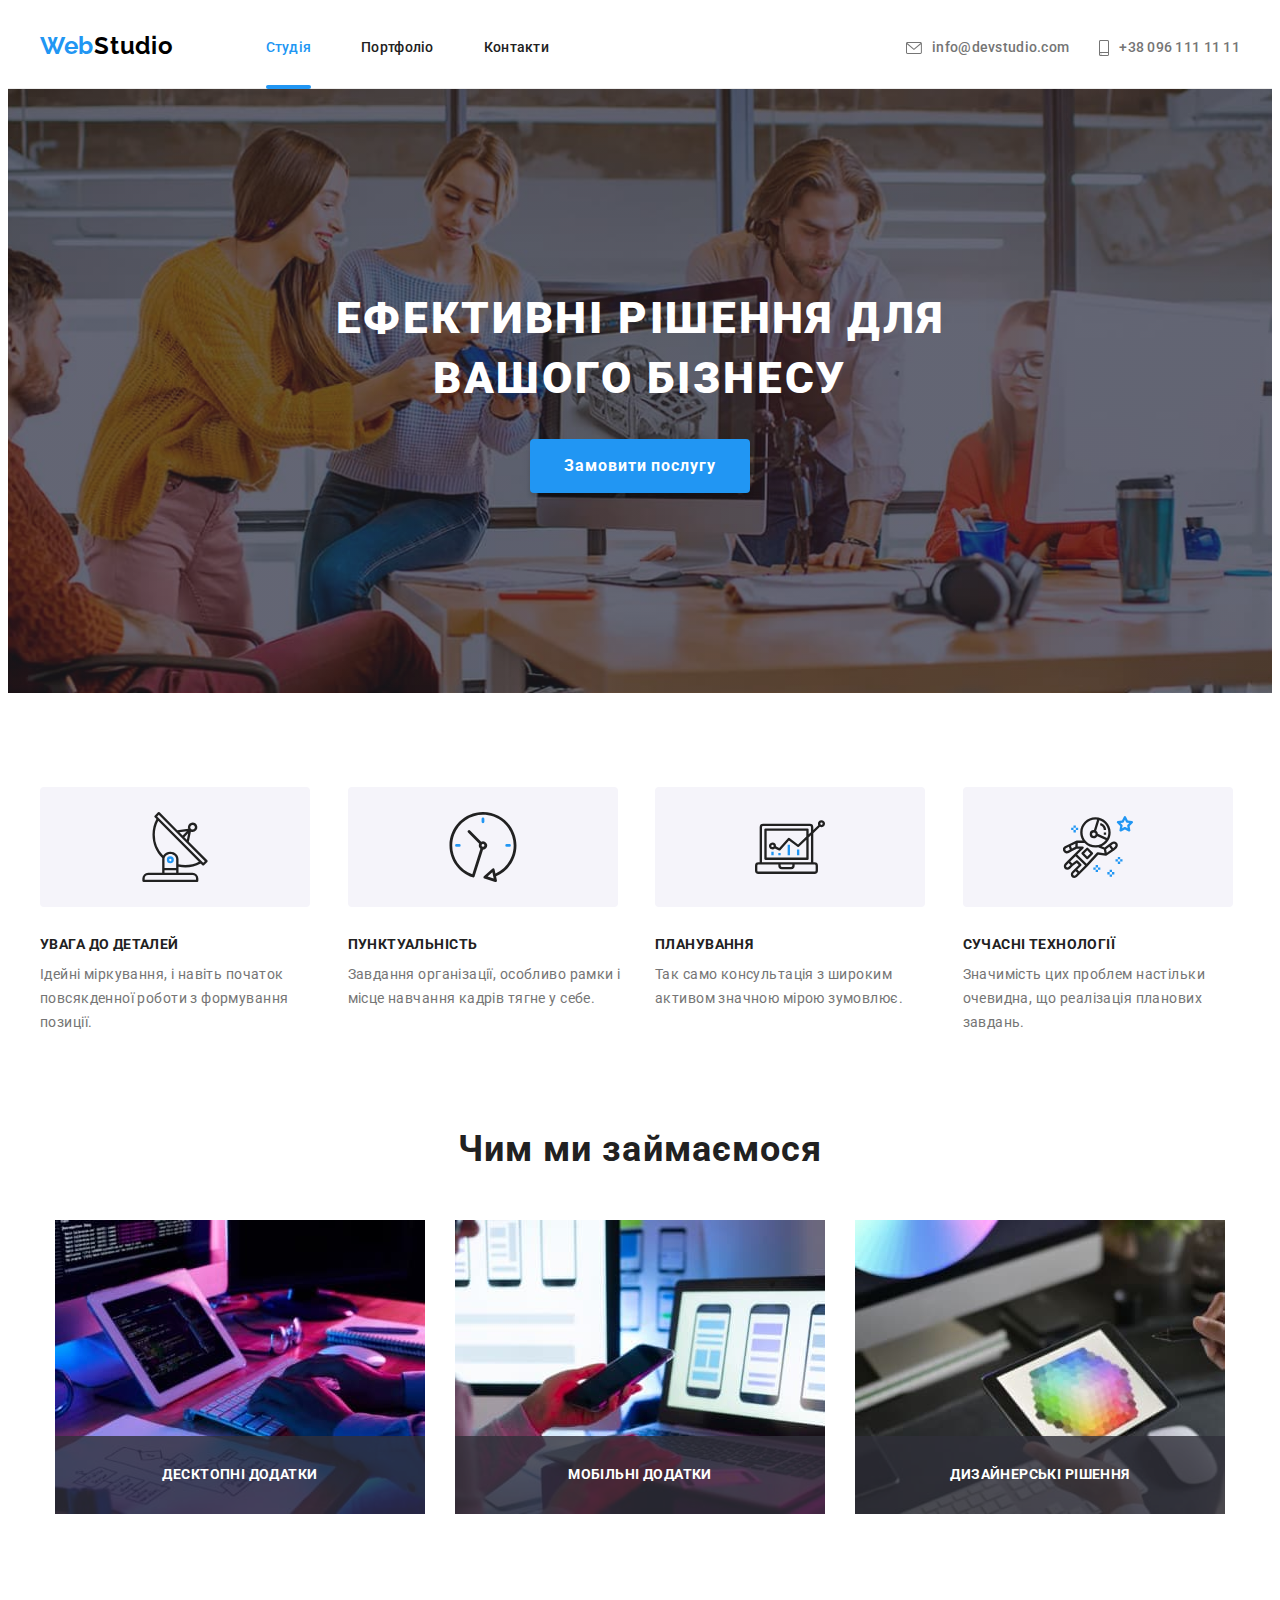
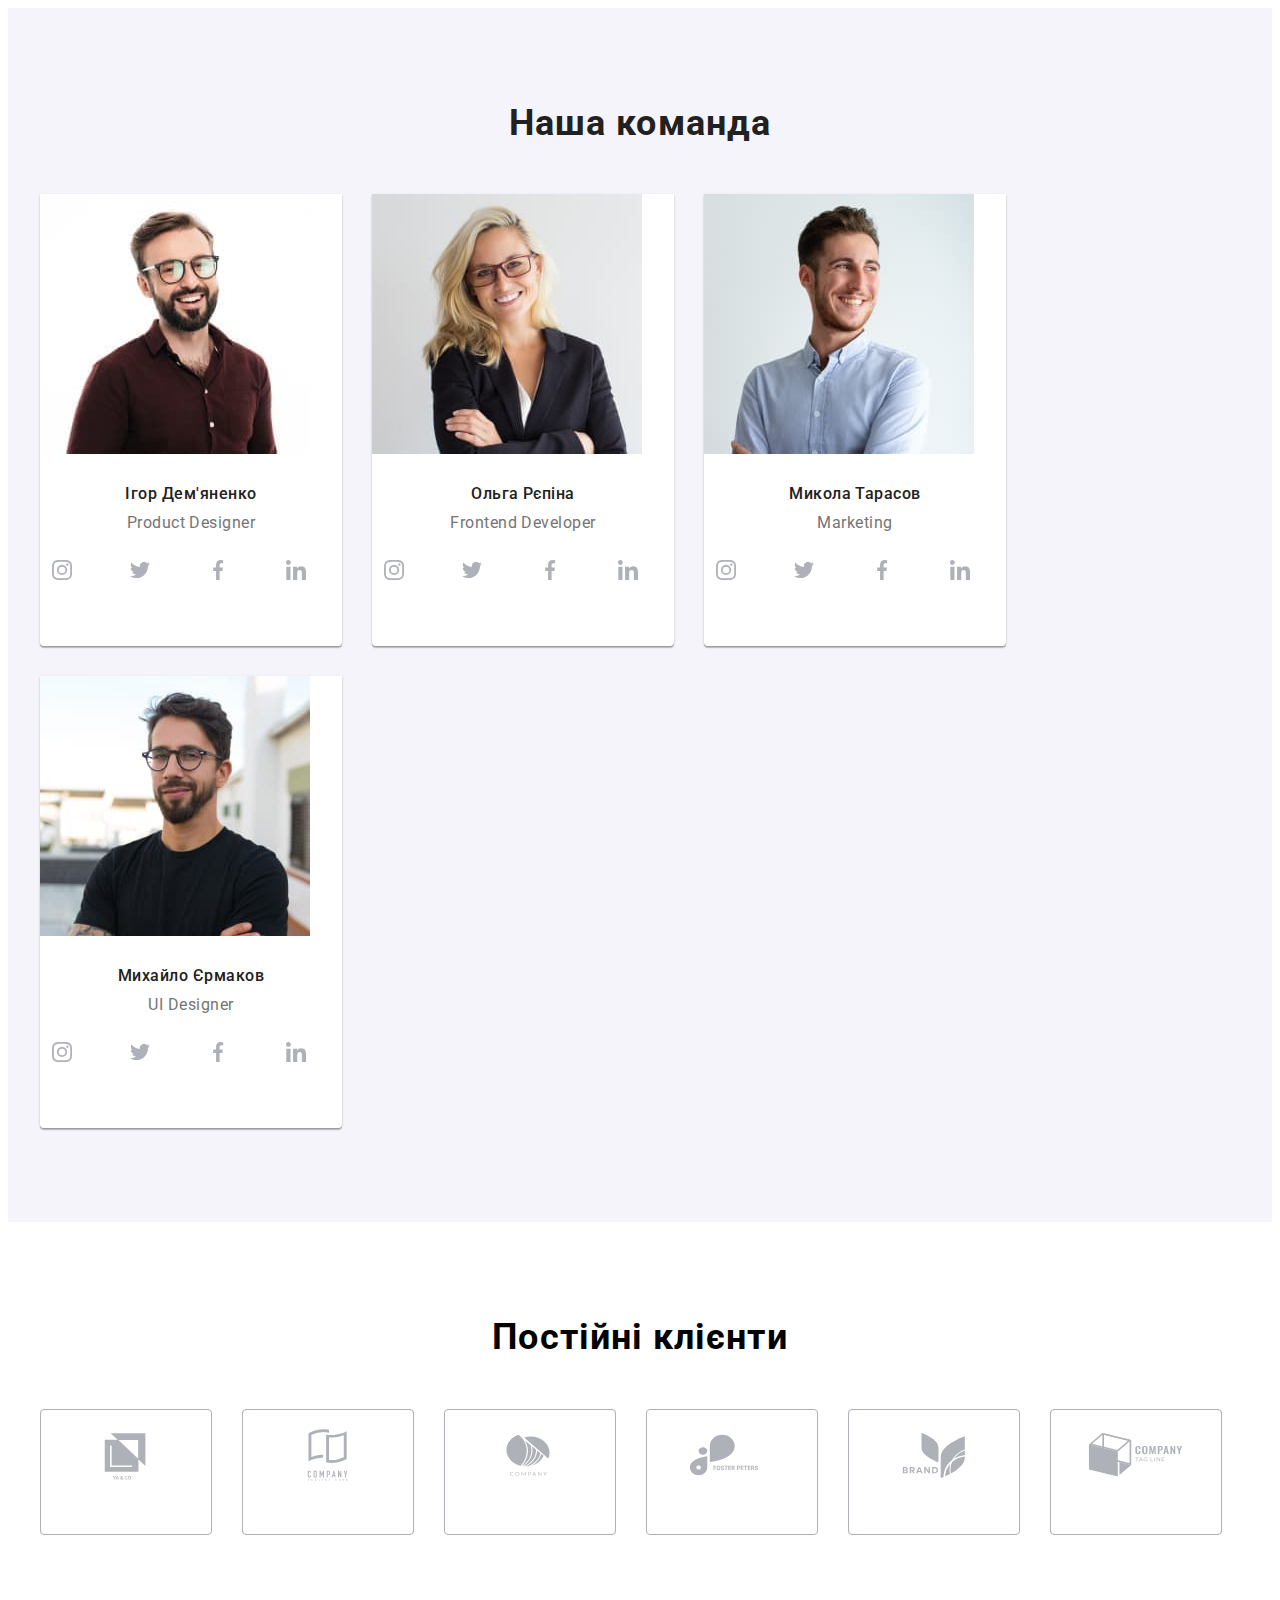
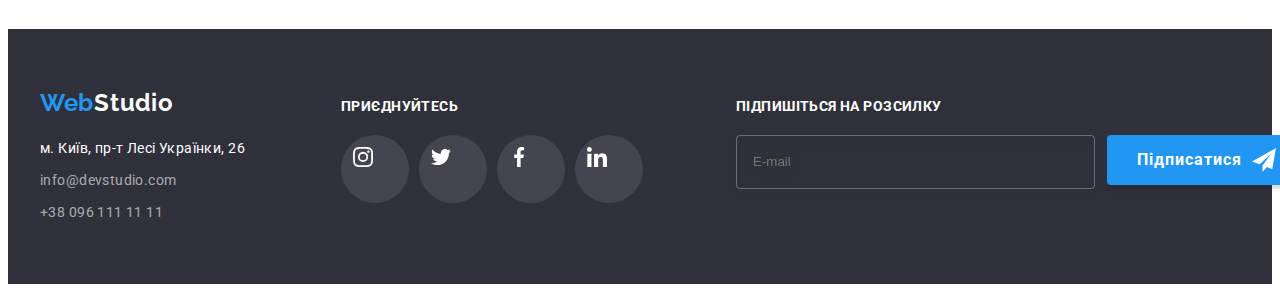
<file: index.html>
<!DOCTYPE html>
<html lang="uk">
  <head>
    <meta charset="UTF-8" />
    <meta http-equiv="X-UA-Compatible" content="IE=edge" />
    <meta name="viewport" content="width=device-width, initial-scale=1.0" />
    <title>Webstudio</title>
    <link rel="preconnect" href="https://fonts.googleapis.com" />
    <link rel="preconnect" href="https://fonts.gstatic.com" crossorigin />
    <link
      href="https://fonts.googleapis.com/css2?family=Oleo+Script:wght@400;700&family=Raleway:wght@700&family=Roboto:wght@400;500;700;900&display=swap"
      rel="stylesheet"
    />
    <link
      rel="stylesheet"
      href="https://cdnjs.cloudflare.com/ajax/libs/modern-normalize/1.1.0/modern-normalize.min.css"
      integrity="sha512-wpPYUAdjBVSE4KJnH1VR1HeZfpl1ub8YT/NKx4PuQ5NmX2tKuGu6U/JRp5y+Y8XG2tV+wKQpNHVUX03MfMFn9Q=="
      crossorigin="anonymous"
      referrerpolicy="no-referrer"
    />
    <link rel="stylesheet" href="./css/main.min.css" />
  </head>
  <body>
    <!-- хедер -->
    <header class="header">
      <div class="container header__container">
        <nav class="navigation">
          <a class="link logo header__logo" lang="en" href="./index.html"
            ><span class="logo__board" lang="en">Web</span>Studio
          </a>
          <ul class="list header__list">
            <li class="header__item">
              <a class="link current header__link" href="./index.html">Студія</a>
            </li>
            <li class="header__item">
              <a class="link header__link" href="./portfolio.html">Портфоліо</a>
            </li>
            <li class="header__item">
              <a class="link header__link" href="">Контакти</a>
            </li>
          </ul>
        </nav>
        <ul class="list header__list-contacts">
          <li class="header__item">
            <a class="link header__mail" href="mailto:info@devstudio.com">
              <svg class="link__envelope">
                <use href="./images/icon.svg#icon-envelope"></use></svg
              >info@devstudio.com</a
            >
          </li>
          <li class="header__item">
            <a class="link header__tel" href="tel:+380961111111">
              <svg class="link__smartphone">
                <use href="./images/icon.svg#icon-smartphone"></use></svg
              >+38 096 111 11 11</a
            >
          </li>
        </ul>
        <button class="header__menu" type="button" data-menu-open>
          <svg class="header__icon-menu">
            <use href="./images/icon.svg#icon-menu_mob"></use>
          </svg>
        </button>
      </div>
      <div class="mob-menu is-hidden" data-menu>
        <button class="mob-menu__close" type="button" data-menu-close>
          <svg class="mob-menu__icon">
            <use href="./images/icon.svg#icon-close_mob"></use>
          </svg>
        </button>
        <div class="mob-menu__container">
          <ul class="list mob-menu__list">
            <li class="mob-menu__item">
              <a class="link current mob-menu__link" href="./index.html">Студія</a>
            </li>
            <li class="mob-menu__item">
              <a class="link mob-menu__link" href="./portfolio.html">Портфоліо</a>
            </li>
            <li class="mob-menu__item">
              <a class="link mob-menu__link" href="">Контакти</a>
            </li>
          </ul>
          <div>
            <ul class="list mob-menu__list-contacts">
              <li class="mob-menu__item">
                <a class="link mob-menu__tel" href="tel:+380961111111">+38 096 111 11 11</a>
              </li>
              <li class="mob-menu__item">
                <a class="link mob-menu__mail" href="mailto:info@devstudio.com"
                  >info@devstudio.com</a
                >
              </li>
            </ul>
            <ul class="list mob-menu__soc-list">
              <li class="mob-menu__notilia">
                <a
                  class="link mob-menu__soc"
                  href=""
                  target="_blank"
                  rel="noopener noreferrer nofollow"
                  >Instagram</a
                >
              </li>
              <li class="mob-menu__notilia">
                <a
                  class="link mob-menu__soc"
                  href=""
                  target="_blank"
                  rel="noopener noreferrer nofollow"
                  >Twitter</a
                >
              </li>
              <li class="mob-menu__notilia">
                <a
                  class="link mob-menu__soc"
                  href=""
                  target="_blank"
                  rel="noopener noreferrer nofollow"
                  >Facebook</a
                >
              </li>
              <li class="mob-menu__notilia">
                <a
                  class="link mob-menu__soc"
                  href=""
                  target="_blank"
                  rel="noopener noreferrer nofollow"
                  >LinkedIn</a
                >
              </li>
            </ul>
          </div>
        </div>
      </div>
    </header>
    <!-- маін -->
    <main>
      <!-- герой -->
      <section class="hero">
        <div class="container">
          <h1 class="hero__title">Ефективні рішення для вашого бізнесу</h1>
          <button class="button hero__btn" type="button" data-modal-open>Замовити послугу</button>
        </div>
      </section>
      <!-- особливості -->
      <section class="section">
        <div class="container">
          <h2 class="visually-hidden">Особливості</h2>
          <ul class="features list">
            <li class="features__section">
              <div class="features__icon">
                <svg width="70px" height="70px">
                  <use href="./images/icon.svg#icon-antenna"></use>
                </svg>
              </div>
              <h3 class="features__subtitle">Увага до деталей</h3>
              <p class="features__text">
                Ідейні міркування, і навіть початок повсякденної роботи з формування позиції.
              </p>
            </li>
            <li class="features__section">
              <div class="features__icon">
                <svg width="70px" height="70px">
                  <use href="./images/icon.svg#icon-clock"></use>
                </svg>
              </div>
              <h3 class="features__subtitle">Пунктуальність</h3>
              <p class="features__text">
                Завдання організації, особливо рамки і місце навчання кадрів тягне у себе.
              </p>
            </li>
            <li class="features__section">
              <div class="features__icon">
                <svg width="70px" height="70px">
                  <use href="./images/icon.svg#icon-diagram"></use>
                </svg>
              </div>
              <h3 class="features__subtitle">Планування</h3>
              <p class="features__text">
                Так само консультація з широким активом значною мірою зумовлює.
              </p>
            </li>
            <li class="features__section">
              <div class="features__icon">
                <svg width="70px" height="70px">
                  <use href="./images/icon.svg#icon-astronaut"></use>
                </svg>
              </div>
              <h3 class="features__subtitle">Сучасні технології</h3>
              <p class="features__text">
                Значимість цих проблем настільки очевидна, що реалізація планових завдань.
              </p>
            </li>
          </ul>
        </div>
      </section>
      <!-- чим займаємось -->
      <section class="section box">
        <div class="container">
          <h2 class="box__title">Чим ми займаємося</h2>
          <ul class="list box__list">
            <li class="box__item">
              <img
                srcset="./images/box1.jpg 1x, ./images/box1-2x.jpg 2x"
                src="./images/box1.jpg"
                alt="Створення сайтів"
                width="370"
                height="294"
              />
              <div class="box__wrapper">
                <p class="box__text">Десктопні додатки</p>
              </div>
            </li>
            <li class="box__item">
              <img
                srcset="./images/box2.jpg 1x, ./images/box2-2x.jpg 2x"
                src="./images/box2.jpg"
                alt="Створеня програмного забеспечення для смартфонів"
                width="370"
                height="294"
              />
              <div class="box__wrapper">
                <p class="box__text">Мобільні додатки</p>
              </div>
            </li>
            <li class="box__item">
              <img
                srcset="./images/box3.jpg 1x, ./images/box3-2x.jpg 2x"
                src="./images/box3.jpg"
                alt="Створення ігр для смартфонів"
                width="370"
                height="294"
              />
              <div class="box__wrapper">
                <p class="box__text">Дизайнерські рішення</p>
              </div>
            </li>
          </ul>
        </div>
      </section>
      <!-- наша команда -->
      <section class="section team">
        <div class="container">
          <h2 class="team__title">Наша команда</h2>
          <ul class="list team__list">
            <li class="team__card">
              <picture>
                <source
                  srcset="./images/img-desktop-1x.jpg 1x, ./images/img-desktop-2x.jpg 2x"
                  media="(min-width: 1200px)"
                />
                <source
                  srcset="./images/img-tablet-1x.jpg 1x, ./images/img-tablet-2x.jpg 2x"
                  media="(min-width: 768px)"
                />
                <source
                  srcset="./images/img-mob-1x.jpg 1x, ./images/img-mob-2x.jpg 2x"
                  media="(min-width: 480px)"
                />
                <img
                  class="team__img"
                  src="images/img-mob-1x.jpg"
                  alt="Ігор Дем'яненко"
                  sizes="(min-width: 1200px) 25vw, (min-width: 768px) 50vw, (min-width: 480px) 100vw"
                />
              </picture>
              <div class="team__wrapper">
                <h3 class="team__subtitle">Ігор Дем'яненко</h3>
                <p class="team__position" lang="en">Product Designer</p>
                <ul class="social-networks list">
                  <li>
                    <a class="social-networks__card" href="">
                      <svg class="social-networks__icon" width="20px" height="20px">
                        <use href="./images/icon.svg#icon-instagram"></use>
                      </svg>
                    </a>
                  </li>
                  <li>
                    <a class="social-networks__card" href="">
                      <svg class="social-networks__icon" width="20px" height="20px">
                        <use href="./images/icon.svg#icon-twitter"></use>
                      </svg>
                    </a>
                  </li>
                  <li>
                    <a class="social-networks__card" href="">
                      <svg class="social-networks__icon" width="20px" height="20px">
                        <use href="./images/icon.svg#icon-facebook"></use>
                      </svg>
                    </a>
                  </li>
                  <li>
                    <a class="social-networks__card" href="">
                      <svg class="social-networks__icon" width="20px" height="20px">
                        <use href="./images/icon.svg#icon-linkedin"></use>
                      </svg>
                    </a>
                  </li>
                </ul>
              </div>
            </li>
            <li class="team__card">
              <picture>
                <source
                  srcset="./images/img2-desktop-1x.jpg 1x, ./images/img2-desktop-2x.jpg 2x"
                  media="(min-width: 1200px)"
                />
                <source
                  srcset="./images/img2-tablet-1x.jpg 1x, ./images/img2-tablet-2x.jpg 2x"
                  media="(min-width: 768px)"
                />
                <source
                  srcset="./images/img2-mob-1x.jpg 1x, ./images/img2-mob-2x.jpg 2x"
                  media="(min-width: 480px)"
                />
                <img class="team__img" src="./images/img2-mob-1x.jpg" alt="Ольга Репіна" />
              </picture>
              <div class="team__wrapper">
                <h3 class="team__subtitle">Ольга Рєпіна</h3>
                <p class="team__position" lang="en">Frontend Developer</p>
                <ul class="social-networks list">
                  <li>
                    <a class="social-networks__card" href="">
                      <svg class="social-networks__icon" width="20px" height="20px">
                        <use href="./images/icon.svg#icon-instagram"></use>
                      </svg>
                    </a>
                  </li>
                  <li>
                    <a class="social-networks__card" href="">
                      <svg class="social-networks__icon" width="20px" height="20px">
                        <use href="./images/icon.svg#icon-twitter"></use>
                      </svg>
                    </a>
                  </li>
                  <li>
                    <a class="social-networks__card" href="">
                      <svg class="social-networks__icon" width="20px" height="20px">
                        <use href="./images/icon.svg#icon-facebook"></use>
                      </svg>
                    </a>
                  </li>
                  <li>
                    <a class="social-networks__card" href="">
                      <svg class="social-networks__icon" width="20px" height="20px">
                        <use href="./images/icon.svg#icon-linkedin"></use>
                      </svg>
                    </a>
                  </li>
                </ul>
              </div>
            </li>
            <li class="team__card">
              <picture>
                <source
                  srcset="./images/img3-desktop-1x.jpg 1x, ./images/img3-desktop-2x.jpg 2x"
                  media="(min-width: 1200px)"
                />
                <source
                  srcset="./images/img3-tablet-1x.jpg 1x, ./images/img3-tablet-2x.jpg 2x"
                  media="(min-width: 768px)"
                />
                <source
                  srcset="./images/img3-mob-1x.jpg 1x, ./images/img3-mob-2x.jpg 2x"
                  media="(min-width: 480px)"
                />
                <img class="team__img" src="./images/img3-mob-1x.jpg" alt="Микола Тарасов" />
              </picture>
              <div class="team__wrapper">
                <h3 class="team__subtitle">Микола Тарасов</h3>
                <p class="team__position" lang="en">Marketing</p>
                <ul class="social-networks list">
                  <li>
                    <a class="social-networks__card" href="">
                      <svg class="social-networks__icon" width="20px" height="20px">
                        <use href="./images/icon.svg#icon-instagram"></use>
                      </svg>
                    </a>
                  </li>
                  <li>
                    <a class="social-networks__card" href="">
                      <svg class="social-networks__icon" width="20px" height="20px">
                        <use href="./images/icon.svg#icon-twitter"></use>
                      </svg>
                    </a>
                  </li>
                  <li>
                    <a class="social-networks__card" href="">
                      <svg class="social-networks__icon" width="20px" height="20px">
                        <use href="./images/icon.svg#icon-facebook"></use>
                      </svg>
                    </a>
                  </li>
                  <li>
                    <a class="social-networks__card" href="">
                      <svg class="social-networks__icon" width="20px" height="20px">
                        <use href="./images/icon.svg#icon-linkedin"></use>
                      </svg>
                    </a>
                  </li>
                </ul>
              </div>
            </li>
            <li class="team__card">
              <picture>
                <source
                  srcset="./images/img4-desktop-1x.jpg 1x, ./images/img4-desktop-2x.jpg 2x"
                  media="(min-width: 1200px)"
                />
                <source
                  srcset="./images/img4-tablet-1x.jpg 1x, ./images/img4-tablet-2x.jpg 2x"
                  media="(min-width: 768px)"
                />
                <source
                  srcset="./images/img4-mob-1x.jpg 1x, ./images/img4-mob-2x.jpg 2x"
                  media="(min-width: 480px)"
                />
                <img class="team__img" src="./images/img4-mob-1x.jpg" alt="Михайло Єрмаков" />
              </picture>
              <div class="team__wrapper">
                <h3 class="team__subtitle">Михайло Єрмаков</h3>
                <p class="team__position" lang="en">UI Designer</p>
                <ul class="social-networks list">
                  <li>
                    <a class="social-networks__card" href="">
                      <svg class="social-networks__icon" width="20px" height="20px">
                        <use href="./images/icon.svg#icon-instagram"></use>
                      </svg>
                    </a>
                  </li>
                  <li>
                    <a class="social-networks__card" href="">
                      <svg class="social-networks__icon" width="20px" height="20px">
                        <use href="./images/icon.svg#icon-twitter"></use>
                      </svg>
                    </a>
                  </li>
                  <li>
                    <a class="social-networks__card" href="">
                      <svg class="social-networks__icon" width="20px" height="20px">
                        <use href="./images/icon.svg#icon-facebook"></use>
                      </svg>
                    </a>
                  </li>
                  <li>
                    <a class="social-networks__card" href="">
                      <svg class="social-networks__icon" width="20px" height="20px">
                        <use href="./images/icon.svg#icon-linkedin"></use>
                      </svg>
                    </a>
                  </li>
                </ul>
              </div>
            </li>
          </ul>
        </div>
      </section>
      <!-- regular-customers -->
      <section class="section">
        <div class="container">
          <h2 class="container__title">Постійні клієнти</h2>
          <ul class="list roster-customers">
            <li>
              <a class="roster-customers__client" href="">
                <svg class="roster-customers__icon" width="106px" height="60px">
                  <use href="./images/icon.svg#icon-logo1"></use>
                </svg>
              </a>
            </li>
            <li>
              <a class="roster-customers__client" href="">
                <svg class="roster-customers__icon" width="106px" height="60px">
                  <use href="./images/icon.svg#icon-Logo2"></use>
                </svg>
              </a>
            </li>
            <li>
              <a class="roster-customers__client" href="">
                <svg class="roster-customers__icon" width="106px" height="60px">
                  <use href="./images/icon.svg#icon-Logo3"></use>
                </svg>
              </a>
            </li>
            <li>
              <a class="roster-customers__client" href="">
                <svg class="roster-customers__icon" width="106px" height="60px">
                  <use href="./images/icon.svg#icon-Logo4"></use>
                </svg>
              </a>
            </li>
            <li>
              <a class="roster-customers__client" href="">
                <svg class="roster-customers__icon" width="106px" height="60px">
                  <use href="./images/icon.svg#icon-Logo5"></use>
                </svg>
              </a>
            </li>
            <li>
              <a class="roster-customers__client" href="">
                <svg class="roster-customers__icon" width="106px" height="60px">
                  <use href="./images/icon.svg#icon-Logo6"></use>
                </svg>
              </a>
            </li>
          </ul>
        </div>
      </section>
    </main>
    <!-- футер -->
    <footer class="basement">
      <div class="container basement__section">
        <div class="basement__package">
          <div>
            <a class="link logo basement__logo" lang="en" href="./index.html"
              ><span class="logo__board" lang="en">Web</span>Studio
            </a>
            <address class="contacts basement__contacts">
              <ul class="list">
                <li class="contacts__item">
                  <a
                    class="link contacts__address"
                    href="http://goo.gl/maps/CPtrU1FHBa2aNyZL9"
                    target="_blank"
                    rel="noopener noreferrer nofollow"
                  >
                    м. Київ, пр-т Лесі Українки, 26
                  </a>
                </li>
                <li class="contacts__item">
                  <a class="link contacts__mail" href="mailto:info@devstudio.com"
                    >info@devstudio.com</a
                  >
                </li>
                <li class="contacts__item">
                  <a class="link contacts__tel" href="tel:+380961111111">+38 096 111 11 11</a>
                </li>
              </ul>
            </address>
          </div>
          <div class="basement__social">
            <p class="basement__leader">приєднуйтесь</p>
            <ul class="social-networks list">
              <li>
                <a class="social-networks__card social-networks__card--bgn" href="">
                  <svg class="social-networks__icon" width="20px" height="20px">
                    <use href="./images/icon.svg#icon-instagram"></use>
                  </svg>
                </a>
              </li>
              <li>
                <a class="social-networks__card social-networks__card--bgn" href="">
                  <svg class="social-networks__icon" width="20px" height="20px">
                    <use href="./images/icon.svg#icon-twitter"></use>
                  </svg>
                </a>
              </li>
              <li>
                <a class="social-networks__card social-networks__card--bgn" href="">
                  <svg class="social-networks__icon" width="20px" height="20px">
                    <use href="./images/icon.svg#icon-facebook"></use>
                  </svg>
                </a>
              </li>
              <li>
                <a class="social-networks__card social-networks__card--bgn" href="">
                  <svg class="social-networks__icon" width="20px" height="20px">
                    <use href="./images/icon.svg#icon-linkedin"></use>
                  </svg>
                </a>
              </li>
            </ul>
          </div>
        </div>
        <div class="basement__form">
          <p class="basement__leader">підпишіться на розсилку</p>
          <form class="mailing">
            <input class="mailing__input" type="email" name="email" placeholder="E-mail" />
            <button class="button mailing__button" type="submit">
              Підписатися
              <svg class="mailing__icon" width="24px" height="24px">
                <use href="./images/icon.svg#icon-send"></use>
              </svg>
            </button>
          </form>
        </div>
      </div>
    </footer>
    <!-- модальне вікно -->
    <div class="backdrop is-hidden" data-modal>
      <div class="modal">
        <button class="modal__btn" type="button" data-modal-close>
          <svg class="modal__icon" width="18px" height="18px">
            <use href="./images/icon.svg#icon-close"></use>
          </svg>
        </button>
        <p class="modal__title">Залиште свої дані, ми вам передзвонимо</p>
        <form class="form">
          <ul class="list form__list">
            <li class="form__item">
              <label for="name" class="form__label">Ім'я</label>
              <div class="form__wrapper">
                <input class="form__input" type="text" name="name" id="name" placeholder=" " />
                <svg class="form__icon" width="18px" height="18px">
                  <use href="./images/icon.svg#icon-person"></use>
                </svg>
              </div>
            </li>
            <li class="form__item">
              <label for="tel" class="form__label">Телефон</label>
              <div class="form__wrapper">
                <input class="form__input" type="tel" name="tel" id="tel" placeholder=" " />
                <svg class="form__icon" width="18px" height="18px">
                  <use href="./images/icon.svg#icon-phone"></use>
                </svg>
              </div>
            </li>
            <li class="form__item">
              <label for="modal-mail" class="form__label">Пошта</label>
              <div class="form__wrapper">
                <input
                  class="form__input"
                  type="email"
                  name="modal-mail"
                  id="modal-mail"
                  placeholder=" "
                />
                <svg class="form__icon" width="18px" height="18px">
                  <use href="./images/icon.svg#icon-email"></use>
                </svg>
              </div>
            </li>
            <li class="form__item">
              <label for="modal-text" class="form__label">Коментар</label>
              <textarea
                class="form__textarea"
                name="textarea"
                id="modal-text"
                cols="30"
                rows="10"
                placeholder="Введіть текст"
              ></textarea>
            </li>
          </ul>
          <label class="checkbox form__checkbox">
            <input class="checkbox__input" name="checkbox" type="checkbox" />
            <span class="checkbox__icon"></span>
            Погоджуюся з розсилкою та приймаю
            <a class="checkbox__link" href="">Умови договору</a>
          </label>
          <button class="button form__btn" type="submit">Відправити</button>
        </form>
      </div>
    </div>
    <script src="./js/modal.js"></script>
    <script src="./js/mobile-menu.js"></script>
  </body>
</html>
</file>
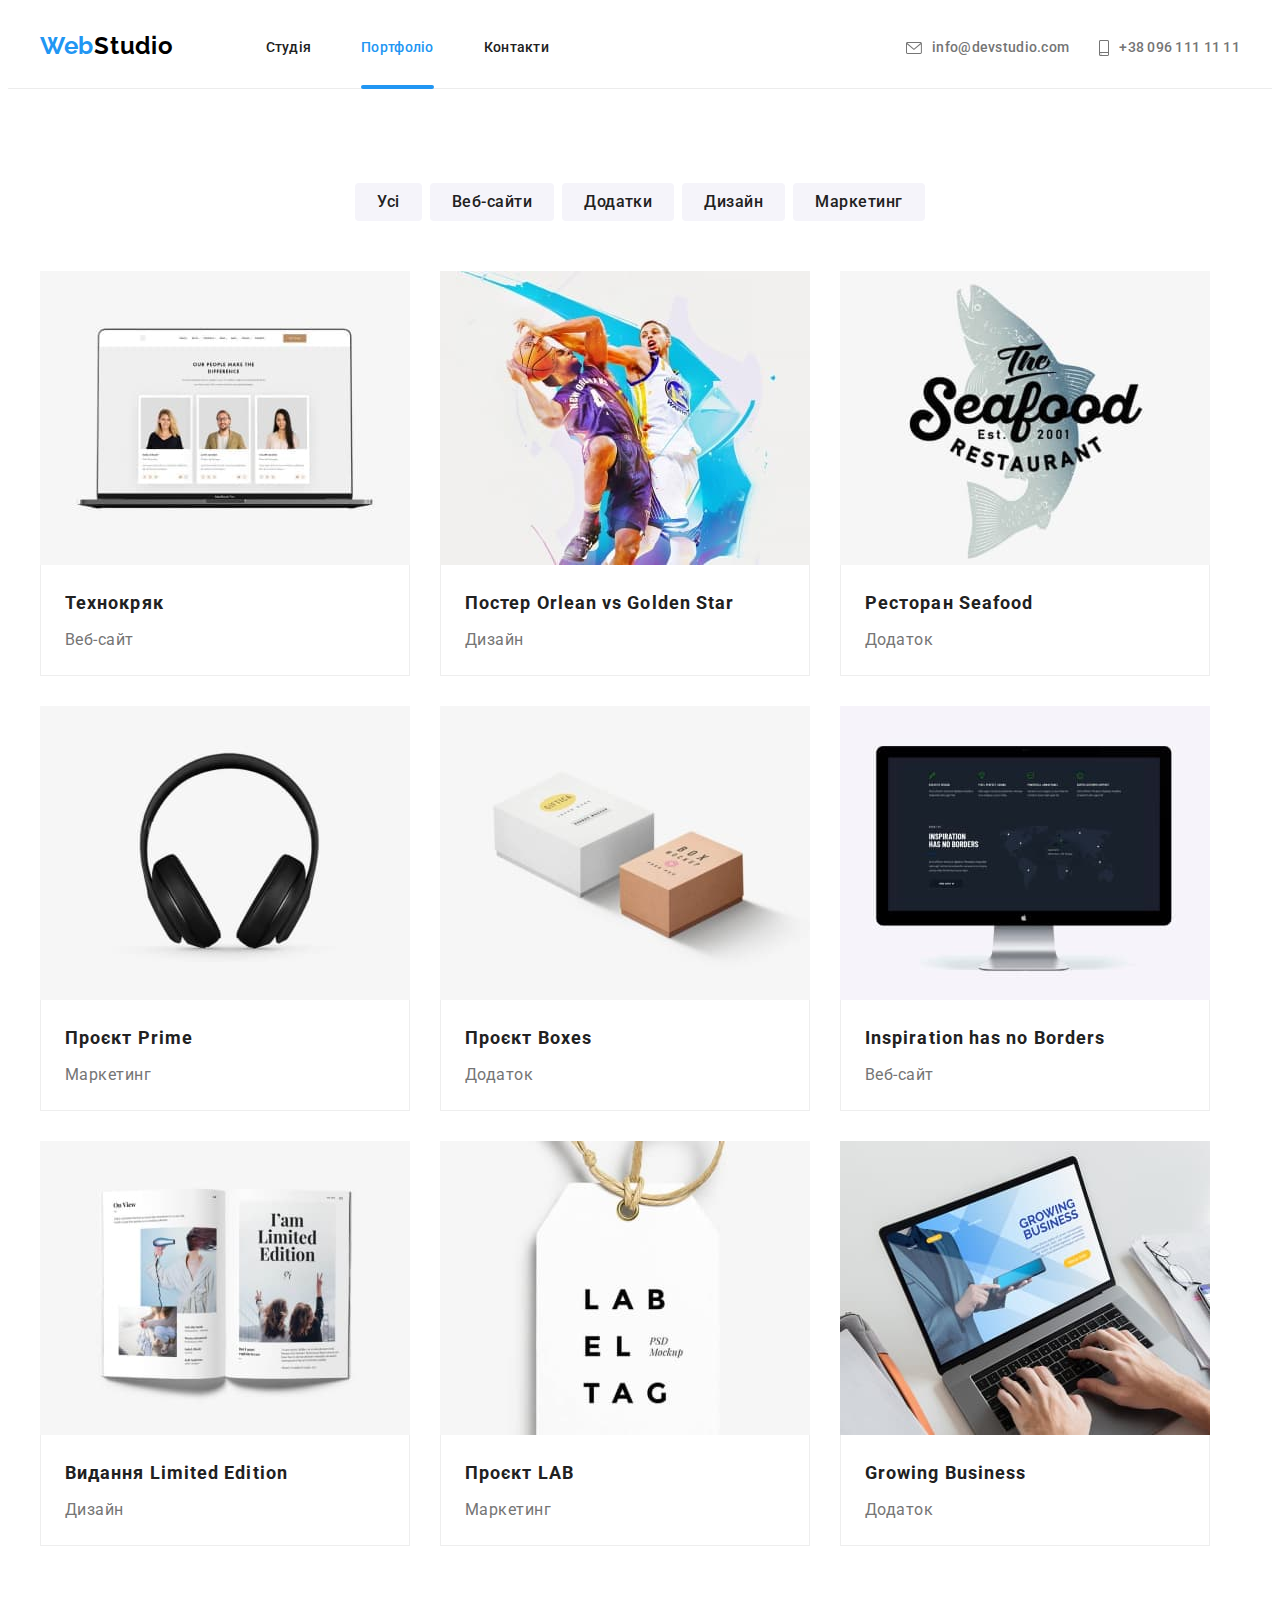
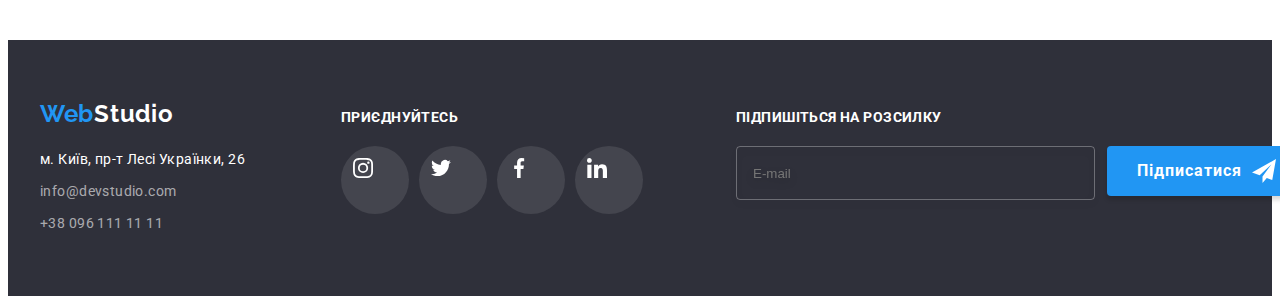
<file: portfolio.html>
<!DOCTYPE html>
<html lang="uk">
  <head>
    <meta charset="UTF-8" />
    <meta http-equiv="X-UA-Compatible" content="IE=edge" />
    <meta name="viewport" content="width=device-width, initial-scale=1.0" />
    <title>Portfolio</title>
    <link rel="preconnect" href="https://fonts.googleapis.com" />
    <link rel="preconnect" href="https://fonts.gstatic.com" crossorigin />
    <link
      href="https://fonts.googleapis.com/css2?family=Oleo+Script:wght@400;700&family=Raleway:wght@700&family=Roboto:wght@400;500;700;900&display=swap"
      rel="stylesheet"
    />
    <link
      rel="stylesheet"
      href="https://cdnjs.cloudflare.com/ajax/libs/modern-normalize/1.1.0/modern-normalize.min.css"
      integrity="sha512-wpPYUAdjBVSE4KJnH1VR1HeZfpl1ub8YT/NKx4PuQ5NmX2tKuGu6U/JRp5y+Y8XG2tV+wKQpNHVUX03MfMFn9Q=="
      crossorigin="anonymous"
      referrerpolicy="no-referrer"
    />
    <link rel="stylesheet" href="./css/main.min.css" />
  </head>
  <body>
    <!-- хедер -->
    <header class="header">
      <div class="container header__container">
        <nav class="navigation">
          <a class="link logo header__logo" lang="en" href="./index.html"
            ><span class="logo__board" lang="en">Web</span>Studio
          </a>
          <ul class="list header__list">
            <li class="header__item">
              <a class="link header__link" href="./index.html">Студія</a>
            </li>
            <li class="header__item">
              <a class="link current header__link" href="./portfolio.html">Портфоліо</a>
            </li>
            <li class="header__item">
              <a class="link header__link" href="">Контакти</a>
            </li>
          </ul>
        </nav>
        <ul class="list header__list-contacts">
          <li class="header__item">
            <a class="link header__mail" href="mailto:info@devstudio.com">
              <svg class="link__envelope">
                <use href="./images/icon.svg#icon-envelope"></use></svg
              >info@devstudio.com</a
            >
          </li>
          <li class="header__item">
            <a class="link header__tel" href="tel:+380961111111">
              <svg class="link__smartphone">
                <use href="./images/icon.svg#icon-smartphone"></use></svg
              >+38 096 111 11 11</a
            >
          </li>
        </ul>
        <button class="header__menu" type="button" data-menu-open>
          <svg class="header__icon-menu">
            <use href="./images/icon.svg#icon-menu_mob"></use>
          </svg>
        </button>
      </div>
      <div class="mob-menu is-hidden" data-menu>
        <button class="mob-menu__close" type="button" data-menu-close>
          <svg class="mob-menu__icon">
            <use href="./images/icon.svg#icon-close_mob"></use>
          </svg>
        </button>
        <div class="mob-menu__container">
          <ul class="list mob-menu__list">
            <li class="mob-menu__item">
              <a class="link mob-menu__link" href="./index.html">Студія</a>
            </li>
            <li class="mob-menu__item">
              <a class="link current mob-menu__link" href="./portfolio.html">Портфоліо</a>
            </li>
            <li class="mob-menu__item">
              <a class="link mob-menu__link" href="">Контакти</a>
            </li>
          </ul>
          <div>
            <ul class="list mob-menu__list-contacts">
              <li class="mob-menu__item">
                <a class="link mob-menu__tel" href="tel:+380961111111">+38 096 111 11 11</a>
              </li>
              <li class="mob-menu__item">
                <a class="link mob-menu__mail" href="mailto:info@devstudio.com"
                  >info@devstudio.com</a
                >
              </li>
            </ul>
            <ul class="list mob-menu__soc-list">
              <li class="mob-menu__notilia">
                <a
                  class="link mob-menu__soc"
                  href=""
                  target="_blank"
                  rel="noopener noreferrer nofollow"
                  >Instagram</a
                >
              </li>
              <li class="mob-menu__notilia">
                <a
                  class="link mob-menu__soc"
                  href=""
                  target="_blank"
                  rel="noopener noreferrer nofollow"
                  >Twitter</a
                >
              </li>
              <li class="mob-menu__notilia">
                <a
                  class="link mob-menu__soc"
                  href=""
                  target="_blank"
                  rel="noopener noreferrer nofollow"
                  >Facebook</a
                >
              </li>
              <li class="mob-menu__notilia">
                <a
                  class="link mob-menu__soc"
                  href=""
                  target="_blank"
                  rel="noopener noreferrer nofollow"
                  >LinkedIn</a
                >
              </li>
            </ul>
          </div>
        </div>
      </div>
    </header>
    <!-- маін -->
    <main class="main-content">
      <section class="section">
        <div class="container">
          <h1 class="visually-hidden">Портфоліо</h1>
          <div class="radio-box">
            <ul class="radio list">
              <li>
                <button class="radio__button" type="radio" checked>Усі</button>
              </li>
              <li>
                <button class="radio__button" type="radio">Веб-сайти</button>
              </li>
              <li>
                <button class="radio__button" type="radio">Додатки</button>
              </li>
              <li>
                <button class="radio__button" type="radio">Дизайн</button>
              </li>
              <li>
                <button class="radio__button" type="radio">Маркетинг</button>
              </li>
            </ul>
          </div>
          <ul class="projects list">
            <li>
              <a class="link projects__focus" href="">
                <div class="thumb">
                  <picture>
                    <source
                      srcset="
                        ./images/imgport-desktop-1x.jpg 1x,
                        ./images/imgport-desktop-2x.jpg 2x
                      "
                      media="(min-width: 1200px)"
                    />
                    <source
                      srcset="./images/imgport-tablet-1x.jpg 1x, ./images/imgport-tablet-2x.jpg 2x"
                      media="(min-width: 768px)"
                    />
                    <source
                      srcset="./images/imgport-mob-1x.jpg 1x, ./images/imgport-mob-2x.jpg 2x"
                      media="(min-width: 480px)"
                    />
                    <img src="./images/imgport-mob-1x.jpg" alt="відкритий ноутбук" />
                  </picture>
                  <div class="overlay">
                    <p class="overlay__text">
                      Ресурс пропонує комплексні пропозиції з різним рівнем функціоналу та сервісів.
                      Все це дозволить відвідувачу отримати вичерпні відомості про компанію чи
                      приватну особу.
                    </p>
                  </div>
                </div>
                <div class="projects__wrapper">
                  <h2 class="projects__title">Технокряк</h2>
                  <p class="projects__filter">Веб-сайт</p>
                </div>
              </a>
            </li>
            <li>
              <a class="link projects__focus" href="">
                <div class="thumb">
                  <picture>
                    <source
                      srcset="
                        ./images/imgport1-desktop-1x.jpg 1x,
                        ./images/imgport1-desktop-2x.jpg 2x
                      "
                      media="(min-width: 1200px)"
                    />
                    <source
                      srcset="
                        ./images/imgport1-tablet-1x.jpg 1x,
                        ./images/imgport1-tablet-2x.jpg 2x
                      "
                      media="(min-width: 768px)"
                    />
                    <source
                      srcset="./images/imgport1-mob-1x.jpg 1x, ./images/imgport1-mob-2x.jpg 2x"
                      media="(min-width: 480px)"
                    />
                    <img src="./images/imgport1-mob-1x.jpg" alt="два баскетболіста" />
                  </picture>
                  <div class="overlay">
                    <p class="overlay__text">
                      Ресурс пропонує комплексні пропозиції з різним рівнем функціоналу та сервісів.
                      Все це дозволить відвідувачу отримати вичерпні відомості про компанію чи
                      приватну особу.
                    </p>
                  </div>
                </div>
                <div class="projects__wrapper">
                  <h2 class="projects__title">
                    Постер <span lang="en">Orlean vs Golden Star</span>
                  </h2>
                  <p class="projects__filter">Дизайн</p>
                </div>
              </a>
            </li>
            <li>
              <a class="link projects__focus" href="">
                <div class="thumb">
                  <picture>
                    <source
                      srcset="
                        ./images/imgport2-desktop-1x.jpg 1x,
                        ./images/imgport2-desktop-2x.jpg 2x
                      "
                      media="(min-width: 1200px)"
                    />
                    <source
                      srcset="
                        ./images/imgport2-tablet-1x.jpg 1x,
                        ./images/imgport2-tablet-2x.jpg 2x
                      "
                      media="(min-width: 768px)"
                    />
                    <source
                      srcset="./images/imgport2-mob-1x.jpg 1x, ./images/imgport2-mob-2x.jpg 2x"
                      media="(min-width: 480px)"
                    />
                    <img src="./images/imgport2-mob-1x.jpg" alt="логотип ресторану" />
                  </picture>
                  <div class="overlay">
                    <p class="overlay__text">
                      Ресурс пропонує комплексні пропозиції з різним рівнем функціоналу та сервісів.
                      Все це дозволить відвідувачу отримати вичерпні відомості про компанію чи
                      приватну особу.
                    </p>
                  </div>
                </div>
                <div class="projects__wrapper">
                  <h2 class="projects__title">Ресторан <span lang="en">Seafood</span></h2>
                  <p class="projects__filter">Додаток</p>
                </div>
              </a>
            </li>
            <li>
              <a class="link projects__focus" href="">
                <div class="thumb">
                  <picture>
                    <source
                      srcset="
                        ./images/imgport3-desktop-1x.jpg 1x,
                        ./images/imgport3-desktop-2x.jpg 2x
                      "
                      media="(min-width: 1200px)"
                    />
                    <source
                      srcset="
                        ./images/imgport3-tablet-1x.jpg 1x,
                        ./images/imgport3-tablet-2x.jpg 2x
                      "
                      media="(min-width: 768px)"
                    />
                    <source
                      srcset="./images/imgport3-mob-1x.jpg 1x, ./images/imgport3-mob-2x.jpg 2x"
                      media="(min-width: 480px)"
                    />
                    <img src="./images/imgport3-mob-1x.jpg" alt="навушники" />
                  </picture>
                  <div class="overlay">
                    <p class="overlay__text">
                      Ресурс пропонує комплексні пропозиції з різним рівнем функціоналу та сервісів.
                      Все це дозволить відвідувачу отримати вичерпні відомості про компанію чи
                      приватну особу.
                    </p>
                  </div>
                </div>
                <div class="projects__wrapper">
                  <h2 class="projects__title">Проєкт <span lang="en">Prime</span></h2>
                  <p class="projects__filter">Маркетинг</p>
                </div>
              </a>
            </li>
            <li>
              <a class="link projects__focus" href="">
                <div class="thumb">
                  <picture>
                    <source
                      srcset="
                        ./images/imgport4-desktop-1x.jpg 1x,
                        ./images/imgport4-desktop-2x.jpg 2x
                      "
                      media="(min-width: 1200px)"
                    />
                    <source
                      srcset="
                        ./images/imgport4-tablet-1x.jpg 1x,
                        ./images/imgport4-tablet-2x.jpg 2x
                      "
                      media="(min-width: 768px)"
                    />
                    <source
                      srcset="./images/imgport4-mob-1x.jpg 1x, ./images/imgport4-mob-2x.jpg 2x"
                      media="(min-width: 480px)"
                    />
                    <img src="./images/imgport4-mob-1x.jpg" alt="дві коробки" />
                  </picture>
                  <div class="overlay">
                    <p class="overlay__text">
                      Ресурс пропонує комплексні пропозиції з різним рівнем функціоналу та сервісів.
                      Все це дозволить відвідувачу отримати вичерпні відомості про компанію чи
                      приватну особу.
                    </p>
                  </div>
                </div>
                <div class="projects__wrapper">
                  <h2 class="projects__title">Проєкт <span lang="en">Boxes</span></h2>
                  <p class="projects__filter">Додаток</p>
                </div>
              </a>
            </li>
            <li>
              <a class="link projects__focus" href="">
                <div class="thumb">
                  <picture>
                    <source
                      srcset="
                        ./images/imgport5-desktop-1x.jpg 1x,
                        ./images/imgport5-desktop-2x.jpg 2x
                      "
                      media="(min-width: 1200px)"
                    />
                    <source
                      srcset="
                        ./images/imgport5-tablet-1x.jpg 1x,
                        ./images/imgport5-tablet-2x.jpg 2x
                      "
                      media="(min-width: 768px)"
                    />
                    <source
                      srcset="./images/imgport5-mob-1x.jpg 1x, ./images/imgport5-mob-2x.jpg 2x"
                      media="(min-width: 480px)"
                    />
                    <img src="./images/imgport5-mob-1x.jpg" alt="монітор" />
                  </picture>
                  <div class="overlay">
                    <p class="overlay__text">
                      Ресурс пропонує комплексні пропозиції з різним рівнем функціоналу та сервісів.
                      Все це дозволить відвідувачу отримати вичерпні відомості про компанію чи
                      приватну особу.
                    </p>
                  </div>
                </div>
                <div class="projects__wrapper">
                  <h2 class="projects__title" lang="en">Inspiration has no Borders</h2>
                  <p class="projects__filter">Веб-сайт</p>
                </div>
              </a>
            </li>
            <li>
              <a class="link projects__focus" href="">
                <div class="thumb">
                  <picture>
                    <source
                      srcset="
                        ./images/imgport6-desktop-1x.jpg 1x,
                        ./images/imgport6-desktop-2x.jpg 2x
                      "
                      media="(min-width: 1200px)"
                    />
                    <source
                      srcset="
                        ./images/imgport6-tablet-1x.jpg 1x,
                        ./images/imgport6-tablet-2x.jpg 2x
                      "
                      media="(min-width: 768px)"
                    />
                    <source
                      srcset="./images/imgport6-mob-1x.jpg 1x, ./images/imgport6-mob-2x.jpg 2x"
                      media="(min-width: 480px)"
                    />
                    <img src="./images/imgport6-mob-1x.jpg" alt="відкрита книжка" />
                  </picture>
                  <div class="overlay">
                    <p class="overlay__text">
                      Ресурс пропонує комплексні пропозиції з різним рівнем функціоналу та сервісів.
                      Все це дозволить відвідувачу отримати вичерпні відомості про компанію чи
                      приватну особу.
                    </p>
                  </div>
                </div>
                <div class="projects__wrapper">
                  <h2 class="projects__title">Видання <span lang="en">Limited Edition</span></h2>
                  <p class="projects__filter">Дизайн</p>
                </div>
              </a>
            </li>
            <li>
              <a class="link projects__focus" href="">
                <div class="thumb">
                  <picture>
                    <source
                      srcset="
                        ./images/imgport7-desktop-1x.jpg 1x,
                        ./images/imgport7-desktop-2x.jpg 2x
                      "
                      media="(min-width: 1200px)"
                    />
                    <source
                      srcset="
                        ./images/imgport7-tablet-1x.jpg 1x,
                        ./images/imgport7-tablet-2x.jpg 2x
                      "
                      media="(min-width: 768px)"
                    />
                    <source
                      srcset="./images/imgport7-mob-1x.jpg 1x, ./images/imgport7-mob-2x.jpg 2x"
                      media="(min-width: 480px)"
                    />
                    <img src="./images/imgport7-mob-1x.jpg" alt="ярлик" />
                  </picture>
                  <div class="overlay">
                    <p class="overlay__text">
                      Ресурс пропонує комплексні пропозиції з різним рівнем функціоналу та сервісів.
                      Все це дозволить відвідувачу отримати вичерпні відомості про компанію чи
                      приватну особу.
                    </p>
                  </div>
                </div>
                <div class="projects__wrapper">
                  <h2 class="projects__title">Проєкт <span lang="en">LAB</span></h2>
                  <p class="projects__filter">Маркетинг</p>
                </div>
              </a>
            </li>
            <li>
              <a class="link projects__focus" href="">
                <div class="thumb">
                  <picture>
                    <source
                      srcset="
                        ./images/imgport8-desktop-1x.jpg 1x,
                        ./images/imgport8-desktop-2x.jpg 2x
                      "
                      media="(min-width: 1200px)"
                    />
                    <source
                      srcset="
                        ./images/imgport8-tablet-1x.jpg 1x,
                        ./images/imgport8-tablet-2x.jpg 2x
                      "
                      media="(min-width: 768px)"
                    />
                    <source
                      srcset="./images/imgport8-mob-1x.jpg 1x, ./images/imgport8-mob-2x.jpg 2x"
                      media="(min-width: 480px)"
                    />
                    <img src="./images/imgport8-mob-1x.jpg" alt="людина працює на ноутбуці" />
                  </picture>
                  <div class="overlay">
                    <p class="overlay__text">
                      Ресурс пропонує комплексні пропозиції з різним рівнем функціоналу та сервісів.
                      Все це дозволить відвідувачу отримати вичерпні відомості про компанію чи
                      приватну особу.
                    </p>
                  </div>
                </div>
                <div class="projects__wrapper">
                  <h2 class="projects__title" lang="en">Growing Business</h2>
                  <p class="projects__filter">Додаток</p>
                </div>
              </a>
            </li>
          </ul>
        </div>
      </section>
    </main>
    <!-- footer -->
    <footer class="basement">
      <div class="container basement__section">
        <div class="basement__package">
          <div>
            <a class="link logo basement__logo" lang="en" href="./index.html"
              ><span class="logo__board" lang="en">Web</span>Studio
            </a>
            <address class="contacts basement__contacts">
              <ul class="list">
                <li class="contacts__item">
                  <a
                    class="link contacts__address"
                    href="http://goo.gl/maps/CPtrU1FHBa2aNyZL9"
                    target="_blank"
                    rel="noopener noreferrer nofollow"
                  >
                    м. Київ, пр-т Лесі Українки, 26
                  </a>
                </li>
                <li class="contacts__item">
                  <a class="link contacts__mail" href="mailto:info@devstudio.com"
                    >info@devstudio.com</a
                  >
                </li>
                <li class="contacts__item">
                  <a class="link contacts__tel" href="tel:+380961111111">+38 096 111 11 11</a>
                </li>
              </ul>
            </address>
          </div>
          <div class="basement__social">
            <p class="basement__leader">приєднуйтесь</p>
            <ul class="social-networks list">
              <li>
                <a class="social-networks__card social-networks__card--bgn" href="">
                  <svg class="social-networks__icon" width="20px" height="20px">
                    <use href="./images/icon.svg#icon-instagram"></use>
                  </svg>
                </a>
              </li>
              <li>
                <a class="social-networks__card social-networks__card--bgn" href="">
                  <svg class="social-networks__icon" width="20px" height="20px">
                    <use href="./images/icon.svg#icon-twitter"></use>
                  </svg>
                </a>
              </li>
              <li>
                <a class="social-networks__card social-networks__card--bgn" href="">
                  <svg class="social-networks__icon" width="20px" height="20px">
                    <use href="./images/icon.svg#icon-facebook"></use>
                  </svg>
                </a>
              </li>
              <li>
                <a class="social-networks__card social-networks__card--bgn" href="">
                  <svg class="social-networks__icon" width="20px" height="20px">
                    <use href="./images/icon.svg#icon-linkedin"></use>
                  </svg>
                </a>
              </li>
            </ul>
          </div>
        </div>
        <div class="basement__form">
          <p class="basement__leader">підпишіться на розсилку</p>
          <form class="mailing">
            <input class="mailing__input" type="email" name="email" placeholder="E-mail" />
            <button class="button mailing__button" type="submit">
              Підписатися
              <svg class="mailing__icon" width="24px" height="24px">
                <use href="./images/icon.svg#icon-send"></use>
              </svg>
            </button>
          </form>
        </div>
      </div>
    </footer>
    <script src="./js/mobile-menu.js"></script>
  </body>
</html>
</file>
<file: css/main.min.css>
:root{--social-color: rgba(255, 255, 255, 0.1);--color-icon: #afb1b8;--backgraund-hero: #c4c4c4;--bgn-btnaction: #188ce8;--bgn-footer: #2f303a;--bgn-section: #f5f4fa;--bgn-port: #eeeeee;--main-color: #757575;--brand-color: #212121;--accent-color: #2196f3;--secondary-color: #ffffff;--logo-color: #000000;--contacts-color: rgba(255, 255, 255, 0.6);--border-col: #ececec;--bgn-box: rgba(47, 48, 58, 0.8);--bgn-overlay: rgba(33, 150, 243, 0.9);--backdrop-overlay: rgba(0, 0, 0, 0.2);--modal-bgn: #ffffff;--bgn-border: 1px solid rgba(33, 33, 33, 0.2);--label-color: #757575;--plh-color: rgba(117, 117, 117, 0.5);--transition: 250ms cubic-bezier(0.4, 0, 0.2, 1)}p,h1,h2,h3,h4,h5,h6{margin:0}ul,ol{margin:0;padding-left:0}button{cursor:pointer}img{display:block;max-width:100%;height:auto}body{font-family:"Roboto",sans-serif}.list{list-style:none}.link{text-decoration:none}.container{max-width:320px;padding-left:15px;padding-right:15px;margin:0 auto}@media screen and (min-width: 480px){.container{max-width:480px}}@media screen and (min-width: 768px){.container{max-width:768px}}@media screen and (min-width: 1200px){.container{max-width:1200px}}.section{padding-top:60px;padding-bottom:60px}@media screen and (min-width: 1200px){.section{padding-top:94px;padding-bottom:94px}}.visually-hidden{position:absolute;white-space:nowrap;width:1px;height:1px;overflow:hidden;border:0;padding:0;clip:rect(0 0 0 0);-webkit-clip-path:inset(50%);clip-path:inset(50%);margin:-1px}.is-hidden{visibility:hidden;opacity:0;pointer-events:none}.logo{display:block;font-family:"Raleway";font-weight:700;font-size:24px;line-height:1.17;letter-spacing:.03em;color:var(--logo-color)}.logo__board{color:var(--accent-color)}.button{font-family:inherit;font-style:normal;font-weight:700;font-size:16px;line-height:1.88;text-align:center;cursor:pointer;letter-spacing:.06em;border-color:rgba(0,0,0,0);box-shadow:0px 4px 4px rgba(0,0,0,.15);border-radius:4px;transition:background-color var(--transition);background-color:var(--accent-color);color:var(--secondary-color)}.button:hover,.button:focus{background-color:var(--bgn-btnaction)}.social-networks{display:flex;justify-content:center;gap:10px}.social-networks__card{display:flex;padding:12px 12px;width:44px;height:44px;border-radius:50%;transition:background-color var(--transition),color var(--transition);color:var(--color-icon)}.social-networks__card:hover,.social-networks__card:focus{color:var(--secondary-color);background-color:var(--accent-color)}.social-networks__icon{fill:currentColor}.social-networks__card--bgn{color:var(--secondary-color);background-color:var(--social-color)}.header{position:relative;border-bottom:1px solid var(--border-col)}.header__container{position:relative}.header__logo{padding-top:16px;padding-bottom:16px;margin-right:auto}@media screen and (min-width: 768px){.header__logo{padding-top:26px;padding-bottom:26px;margin-right:88px}}@media screen and (min-width: 1200px){.header__logo{padding-top:24px;padding-bottom:25px;margin-right:92px}}.header__menu{position:absolute;width:40px;height:40px;top:10px;right:15px;border:rgba(0,0,0,0);background-color:inherit}@media screen and (min-width: 768px){.header__menu{display:none}}.header__icon-menu{position:absolute;width:40px;height:40px;top:50%;left:50%;transform:translate(-50%, -50%);fill:currentColor}.navigation,.header__container{display:flex}.header__list{display:none;gap:50px}@media screen and (min-width: 768px){.header__list{display:flex}}.header__list-contacts{display:none;margin-left:auto;gap:30px}@media screen and (min-width: 768px){.header__list-contacts{display:flex;flex-direction:column;gap:10px;justify-content:center}}@media screen and (min-width: 1200px){.header__list-contacts{flex-direction:row;gap:30px}}.header__item{font-weight:500;font-size:14px;line-height:1.14;letter-spacing:.02em}.header__link{display:block;padding-top:32px;padding-bottom:32px;color:var(--brand-color);transition:color var(--transition)}.header__link:hover,.header__link:focus{color:var(--accent-color)}.header__mail,.header__tel{display:flex;padding-top:32px;padding-bottom:32px;align-items:center;color:var(--main-color);transition:color var(--transition)}.header__mail:hover,.header__mail:focus,.header__tel:hover,.header__tel:focus{color:var(--accent-color)}@media screen and (max-width: 1200px){.header__mail,.header__tel{padding:0;font-size:12px;line-height:1.17}}.link__envelope{margin-right:8px;width:14px;height:10px;fill:currentColor}@media screen and (min-width: 1200px){.link__envelope{margin-right:10px;width:16px;height:12px}}.link__smartphone{margin-right:8px;width:10px;height:14px;fill:currentColor}@media screen and (min-width: 1200px){.link__smartphone{margin-right:10px;width:10px;height:16px}}.mob-menu{width:100vw;height:100vh;position:fixed;top:0;z-index:1;opacity:1;background-color:var(--secondary-color)}.mob-menu__close{padding:0;display:flex;align-items:center;justify-content:center;position:absolute;width:40px;height:40px;top:10px;right:15px;border-color:rgba(0,0,0,0);background-color:inherit}.mob-menu__icon{fill:currentColor}.mob-menu__container{height:100%;display:flex;flex-direction:column;justify-content:space-between;overflow:auto;padding:48px 40px}.mob-menu__list{margin-bottom:32px}.mob-menu__item:not(:last-child){margin-bottom:32px}.mob-menu__link{font-weight:500;font-size:40px;line-height:1.18;text-align:center;letter-spacing:.02em;color:var(--brand-color)}.mob-menu__list-contacts{margin-bottom:64px}.mob-menu__tel{font-weight:500;font-size:26px;line-height:1.18;letter-spacing:.02em;color:var(--accent-color)}@media screen and (min-width: 480px){.mob-menu__tel{font-size:34px}}.mob-menu__mail{font-weight:500;font-size:24px;line-height:1.17;letter-spacing:.02em;color:var(--main-color)}.mob-menu__soc-list{display:flex;gap:10px}.mob-menu__soc{font-weight:500;font-size:12px;line-height:1.22;letter-spacing:.02em;color:var(--accent-color)}@media screen and (min-width: 480px){.mob-menu__soc{font-size:18px}}.mob-menu__notilia:not(:first-child)::before{content:"";width:22px;height:1px;margin-right:10px;border:var(--bgn-border)}.current{position:relative;color:var(--accent-color)}@media screen and (min-width: 768px){.current::after{content:"";display:block;width:100%;height:4px;border-radius:2px;position:absolute;bottom:-1px;background-color:var(--accent-color)}}.hero{max-width:480px;margin-left:auto;margin-right:auto;background-color:var(--backgraund-hero);background-image:linear-gradient(to right, rgba(47, 48, 58, 0.4), rgba(47, 48, 58, 0.4)),url(../images/Header-img-mob-1x.jpg);background-repeat:no-repeat;background-position:center;background-size:cover;padding-top:118px;padding-bottom:118px;text-align:center}@media(min-device-pixel-ratio: 2),(-webkit-min-device-pixel-ratio: 2),(min-resolution: 192dpi),(min-resolution: 2dppx){.hero .hero{background-image:url(../images/Header-img-mob-2x.jpg)}}@media screen and (min-width: 768px){.hero{max-width:768px;background-image:linear-gradient(to right, rgba(47, 48, 58, 0.4), rgba(47, 48, 58, 0.4)),url(../images/Header-img-tablet-1x.jpg)}}@media screen and (min-width: 768px)and (min-device-pixel-ratio: 2),screen and (min-width: 768px)and (-webkit-min-device-pixel-ratio: 2),screen and (min-width: 768px)and (min-resolution: 192dpi),screen and (min-width: 768px)and (min-resolution: 2dppx){.hero .hero{background-image:url(../images/Header-img-tablet-2x.jpg)}}@media screen and (min-width: 1200px){.hero{max-width:1600px;background-image:linear-gradient(to right, rgba(47, 48, 58, 0.4), rgba(47, 48, 58, 0.4)),url(../images/Header-img-desctop-1x.jpg);padding-top:200px;padding-bottom:200px}}@media screen and (min-width: 1200px)and (min-device-pixel-ratio: 2),screen and (min-width: 1200px)and (-webkit-min-device-pixel-ratio: 2),screen and (min-width: 1200px)and (min-resolution: 192dpi),screen and (min-width: 1200px)and (min-resolution: 2dppx){.hero .hero{background-image:url(../images/Header-img-desctop-2x.jpg)}}.hero__title{max-width:360px;margin-right:auto;margin-left:auto;margin-bottom:30px;font-weight:900;font-size:26px;line-height:1.62;letter-spacing:.06em;text-transform:uppercase;color:var(--secondary-color)}@media screen and (min-width: 1200px){.hero__title{max-width:696px;font-size:44px;line-height:1.36}}.hero__btn{padding:10px 24px}@media screen and (min-width: 1200px){.hero__btn{padding:10px 32px}}.features{display:block}@media screen and (min-width: 768px){.features{display:flex;flex-wrap:wrap;gap:30px}}.features__section{margin-bottom:30px}@media screen and (min-width: 768px){.features__section{flex-basis:calc((100% - 30px)/2);margin-bottom:0}}@media screen and (min-width: 1200px){.features__section{flex-basis:calc((100% - 90px)/4)}}.features__icon{margin-bottom:30px;display:flex;align-items:center;justify-content:center;max-width:450px;height:120px;background-color:var(--bgn-section);border-radius:4px}@media screen and (min-width: 768px){.features__icon{width:354px}}@media screen and (min-width: 1200px){.features__icon{width:270px}}.features__subtitle{margin-bottom:10px;font-weight:700;font-size:14px;line-height:1.14;text-align:center;letter-spacing:.03em;text-transform:uppercase;color:var(--brand-color)}@media screen and (min-width: 768px){.features__subtitle{text-align:start}}.features__text{font-size:14px;line-height:1.71;letter-spacing:.03em;color:var(--main-color)}.box{display:none;padding-top:0}@media screen and (min-width: 1200px){.box{display:flex}}.box__title{margin-bottom:50px;font-weight:700;font-size:36px;line-height:1.16;text-align:center;letter-spacing:.03em;color:var(--brand-color)}.box__list{display:flex;gap:30px}.box__item{position:relative}.box__wrapper{position:absolute;width:100%;bottom:0;padding-top:27px;padding-bottom:27px;background-color:var(--bgn-box)}.box__text{font-weight:700;font-size:14px;line-height:1.71;text-align:center;letter-spacing:.03em;text-transform:uppercase;color:var(--secondary-color)}.team{background-color:var(--bgn-section)}.team__title{margin-bottom:30px;font-weight:700;font-size:28px;line-height:1.18;text-align:center;letter-spacing:.03em;color:var(--brand-color)}@media screen and (min-width: 1200px){.team__title{margin-bottom:50px;font-size:36px;line-height:1.17}}@media screen and (min-width: 768px){.team__list{display:flex;flex-wrap:wrap;gap:30px}}.team__card{box-shadow:0px 1px 3px rgba(0,0,0,.12),0px 1px 1px rgba(0,0,0,.14),0px 2px 1px rgba(0,0,0,.2);border-radius:0px 0px 4px 4px;background-color:var(--secondary-color)}.team__card:not(:last-child){margin-bottom:30px}@media screen and (min-width: 768px){.team__card:not(:last-child){margin:0}}.team__wrapper{padding-top:30px;padding-bottom:24px}@media screen and (min-width: 1200px){.team__wrapper{padding-bottom:30px}}.team__subtitle{margin-bottom:10px;font-weight:500;font-size:16px;line-height:1.19;text-align:center;letter-spacing:.03em;color:var(--brand-color)}.team__position{margin-bottom:16px;font-size:16px;line-height:1.19;text-align:center;letter-spacing:.03em;color:var(--main-color)}.container__title{margin-bottom:30px;font-weight:700;font-size:28px;line-height:1.18;text-align:center;letter-spacing:.03em}@media screen and (min-width: 1200px){.container__title{margin-bottom:50px;font-size:36px;line-height:1.17}}.roster-customers{display:flex;flex-wrap:wrap;gap:30px}@media screen and (min-width: 1200px){.roster-customers{flex-wrap:nowrap}}.roster-customers__client{display:flex;padding:16px 52px;max-width:210px;height:92px;color:var(--color-icon);border:1px solid var(--color-icon);border-radius:4px;transition:color var(--transition),border-color var(--transition)}.roster-customers__client:hover,.roster-customers__client:focus{color:var(--accent-color);border-color:var(--accent-color)}@media screen and (min-width: 768px){.roster-customers__client{padding:16px 60px;max-width:226px}}@media screen and (min-width: 1200px){.roster-customers__client{padding:16px 32px;max-width:170px}}.roster-customers__icon{fill:currentColor}.basement{padding-top:60px;padding-bottom:60px;text-align:center;background:var(--bgn-footer)}@media screen and (min-width: 1200px){.basement{text-align:start}}@media screen and (min-width: 768px){.basement__section{display:flex;flex-direction:column;align-items:center;justify-content:center;gap:60px}}@media screen and (min-width: 1200px){.basement__section{flex-direction:row;align-items:baseline;justify-content:start;gap:93px}}@media screen and (min-width: 768px){.basement__package{display:flex;align-items:baseline;justify-content:center;gap:165px}}@media screen and (min-width: 1200px){.basement__package{gap:70px}}.basement__logo{margin-bottom:20px;color:var(--secondary-color)}.basement__contacts{margin-bottom:60px;text-align:center}@media screen and (min-width: 768px){.basement__contacts{margin-bottom:0}}@media screen and (min-width: 1200px){.basement__contacts{width:231px;text-align:start}}.basement__social{margin-bottom:60px}@media screen and (min-width: 768px){.basement__social{margin-bottom:0}}.basement__leader{margin-bottom:20px;font-weight:700;font-size:14px;line-height:1.14;letter-spacing:.03em;text-transform:uppercase;color:var(--secondary-color)}.contacts__item:not(:last-child){margin-bottom:8px}.contacts__address,.contacts__mail,.contacts__tel{font-style:normal;font-size:14px;line-height:1.71;letter-spacing:.03em;transition:color var(--transition)}.contacts__address{color:var(--secondary-color)}.contacts__address:hover,.contacts__address:focus{color:var(--accent-color)}.contacts__mail,.contacts__tel{color:var(--contacts-color)}.contacts__mail:hover,.contacts__mail:focus,.contacts__tel:hover,.contacts__tel:focus{color:var(--accent-color)}.basement__form{max-width:450px}@media screen and (min-width: 1200px){.basement__form{max-width:570px}}@media screen and (min-width: 1200px){.mailing{display:flex}}.mailing__input{width:100%;height:50px;margin:0;margin-bottom:20px;padding-left:16px;padding-right:16px;text-align:start;border:1px solid rgba(255,255,255,.3);filter:drop-shadow(0px 4px 4px rgba(0, 0, 0, 0.15));border-radius:4px;background-color:inherit;color:var(--contacts-color)}@media screen and (min-width: 1200px){.mailing__input{display:flex;align-items:center;width:358px;margin-bottom:0;margin-right:12px;text-align:start}}.mailing__button{padding:10px 28px 10px 31px;display:inline-flex;align-items:center;justify-content:center;width:200px;height:50px}@media screen and (min-width: 1200px){.mailing__button{padding-left:28px}}.mailing__icon{fill:currentColor;margin-left:10px}.radio-box{display:flex;width:326px;height:91px;margin-bottom:40px}@media screen and (min-width: 768px){.radio-box{width:auto;height:auto;margin-bottom:30px;justify-content:center}}@media screen and (min-width: 1200px){.radio-box{margin-bottom:50px}}.radio{display:flex;flex-wrap:wrap;gap:8px;align-content:space-between}@media screen and (min-width: 768px){.radio{flex-wrap:nowrap}}.radio__button{padding:6px 22px;font-family:inherit;font-weight:500;font-size:16px;line-height:1.62;border-radius:4px;text-align:center;letter-spacing:.03em;transition:background-color var(--transition),color var(--transition),box-shadow var(--transition);border:0;border-color:rgba(0,0,0,0);background-color:var(--bgn-section);color:var(--brand-color)}.radio__button:hover,.radio__button:focus{cursor:pointer;box-shadow:0px 3px 1px rgba(0,0,0,.1),0px 1px 2px rgba(0,0,0,.08),0px 2px 2px rgba(0,0,0,.12);border-radius:4px;border-color:rgba(0,0,0,0);background-color:var(--accent-color);color:var(--secondary-color)}.projects{display:flex;flex-direction:column;flex-wrap:wrap;gap:30px;justify-content:center}@media screen and (min-width: 768px){.projects{flex-direction:row;justify-content:flex-start}}.projects__focus{display:block;transition:box-shadow var(--transition)}.projects__focus:hover,.projects__focus:focus{box-shadow:0px 1px 1px rgba(0,0,0,.12),0px 4px 4px rgba(0,0,0,.06),1px 4px 6px rgba(0,0,0,.16)}.projects__focus:hover .overlay,.projects__focus:focus .overlay{transform:translateY(0)}.projects__wrapper{padding:20px 24px;background:var(--secondary-color);border-right:1px solid var(--bgn-port);border-left:1px solid var(--bgn-port);border-bottom:1px solid var(--bgn-port)}.projects__title{margin-bottom:4px;font-weight:700;font-size:18px;line-height:2;letter-spacing:.06em;color:var(--brand-color)}.projects__filter{font-size:16px;line-height:1.88;letter-spacing:.03em;color:var(--main-color)}.thumb{position:relative;overflow:hidden;width:290px}@media screen and (min-width: 480px){.thumb{width:450px}}@media screen and (min-width: 768px){.thumb{width:354px}}@media screen and (min-width: 1200px){.thumb{width:370px}}.overlay{position:absolute;top:0;left:0;width:100%;height:100%;background-color:var(--bgn-overlay);transform:translateY(100%);transition:transform var(--transition)}.overlay__text{padding:63px 24px;font-size:18px;line-height:1.56;letter-spacing:.03em;color:var(--secondary-color)}.backdrop{position:fixed;top:0;left:0;width:100%;height:100%;opacity:1;background-color:var(--backdrop-overlay);transition:opacity var(--transition),visibility var(--transition)}.modal{width:450px;min-height:609px;padding:40px;background-color:var(--modal-bgn);box-shadow:0px 1px 3px rgba(0,0,0,.12),0px 1px 1px rgba(0,0,0,.14),0px 2px 1px rgba(0,0,0,.2);border-radius:4px;position:absolute;top:50%;left:50%;transform:translate(-50%, -50%) scale(1);transition:transform var(--transition)}.is-hidden .modal{transform:translate(-50%, -50%) scale(1.1)}@media screen and (min-width: 1200px){.modal{width:528px;height:581px}}.modal__btn{display:flex;align-items:center;justify-content:center;padding:6px;width:30px;height:30px;position:absolute;top:8px;right:8px;border-radius:50%;border:1px solid rgba(0,0,0,.1);background-color:inherit;color:var(--logo-color);transition:color var(--transition)}.modal__btn:hover,.modal__btn:focus{color:var(--accent-color)}.modal__icon{fill:currentColor}.modal__title{margin-bottom:12px;font-weight:700;font-size:20px;line-height:1.5;text-align:center;letter-spacing:.03em;color:var(--brand-color)}@media screen and (min-width: 1200px){.modal__title{line-height:1.15}}.form__list{margin-bottom:20px}.form__item:not(:last-child){margin-bottom:10px}.form__label{display:inline-block;margin-bottom:4px;font-size:12px;line-height:1.17;letter-spacing:.01em;color:var(--label-color)}.form__wrapper{position:relative}.form__input{margin:0;padding:0;padding-left:42px;padding-right:12px;width:100%;height:40px;font-size:12px;line-height:1.17;letter-spacing:.01em;outline:rgba(0,0,0,0);transition:border-color var(--transition),box-shadow var(--transition);border:var(--bgn-border);border-radius:4px}.form__input:focus{border-color:var(--accent-color);box-shadow:0px 4px 4px rgba(0,0,0,.25)}.form__input:focus+.form__icon{fill:var(--accent-color)}.form__icon{position:absolute;top:50%;left:12px;transform:translateY(-50%)}.form__textarea{margin:0;padding:12px 16px;width:100%;height:120px;resize:none;outline:rgba(0,0,0,0);font-size:12px;line-height:1.17;letter-spacing:.03em;transition:border-color var(--transition),box-shadow var(--transition);border:var(--bgn-border);border-radius:4px}.form__textarea:focus{border-color:var(--accent-color);box-shadow:0px 4px 4px rgba(0,0,0,.25)}.form__textarea::-moz-placeholder{font-style:normal;font-weight:400;font-size:14px;line-height:1.14;letter-spacing:.01em;color:var(--plh-color)}.form__textarea:-ms-input-placeholder{font-style:normal;font-weight:400;font-size:14px;line-height:1.14;letter-spacing:.01em;color:var(--plh-color)}.form__textarea::placeholder{font-style:normal;font-weight:400;font-size:14px;line-height:1.14;letter-spacing:.01em;color:var(--plh-color)}.form__checkbox{position:relative;display:block;margin-bottom:30px;font-size:12px;line-height:1.17;text-align:center;letter-spacing:.03em;color:var(--label-color)}@media screen and (min-width: 1200px){.form__checkbox{font-size:14px;line-height:1.71}}.checkbox__input{-webkit-appearance:none;-moz-appearance:none;-appearance:none;position:absolute}.checkbox__icon{position:absolute;top:50%;transform:translateY(-50%);margin-left:-22px;width:16px;height:15px;background-image:url(../images/Vector.svg);background-size:contain;background-repeat:no-repeat;transition:background-image var(--transition)}.checkbox__input:checked+.checkbox__icon{background-image:url(../images/icon-check.svg)}.checkbox__link{color:var(--accent-color)}.form__btn{display:block;margin-left:auto;margin-right:auto;padding:10px 52px;width:200px;height:50px;border:rgba(0,0,0,0)}/*# sourceMappingURL=main.min.css.map */
</file>
